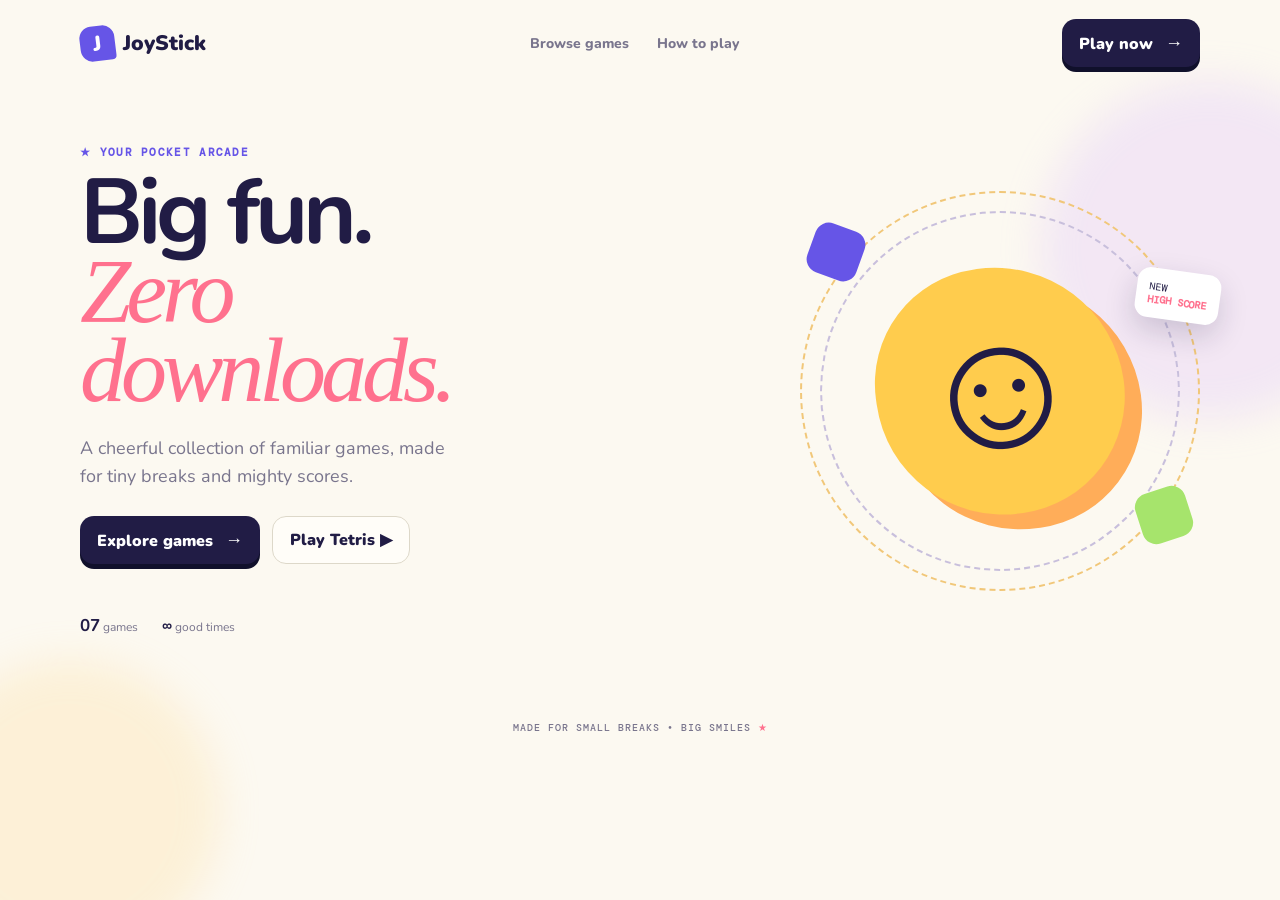
<file: index.html>
<!doctype html>
<html lang="en"><head><meta charset="utf-8"><meta name="viewport" content="width=device-width,initial-scale=1"><meta name="theme-color" content="#1b1742"><title>JoyStick Arcade</title><link rel="preconnect" href="https://fonts.googleapis.com"><link rel="preconnect" href="https://fonts.gstatic.com" crossorigin><link href="https://fonts.googleapis.com/css2?family=DM+Mono:wght@400;500&family=Nunito:wght@500;700;800;900&display=swap" rel="stylesheet"><link rel="stylesheet" href="style.css"></head>
<body><div class="glow glow-one"></div><div class="glow glow-two"></div><main class="app">
  <nav><a class="logo" href="#home"><span>J</span>JoyStick</a><div class="nav-links"><a href="#browse">Browse games</a><a href="#about">How to play</a></div><button class="nav-play" data-go="browse">Play now <b>&rarr;</b></button></nav>
  <section class="home view active" id="home"><div class="hero-copy"><p class="tag">&starf; YOUR POCKET ARCADE</p><h1>Big fun.<br><i>Zero downloads.</i></h1><p class="hero-text">A cheerful collection of familiar games, made for tiny breaks and mighty scores.</p><div class="hero-actions"><button class="primary" data-go="browse">Explore games <span>&rarr;</span></button><button class="ghost" data-go="tetris">Play Tetris <span>&#9654;</span></button></div><div class="mini-stats"><span><b>07</b> games</span><span><b>&infin;</b> good times</span></div></div><div class="hero-art" aria-hidden="true"><div class="orbit o1"></div><div class="orbit o2"></div><div class="cube c1"></div><div class="cube c2"></div><div class="smile">&#9786;</div><div class="floating-card">NEW<br><b>HIGH SCORE</b></div></div></section>
  <section class="browse view" id="browse"><div class="section-heading"><div><p class="tag">PICK YOUR PLAYER</p><h2>The game shelf</h2></div><p>What are you in the mood for?</p></div><div class="filters"><button class="selected" data-filter="all">All games</button><button data-filter="arcade">Arcade</button><button data-filter="brain">Brainy</button><button data-filter="classic">Classic</button></div><div class="game-grid">
    <article class="game-tile purple" data-kind="arcade" data-go="tetris"><div class="tile-icon blocks"><i></i><i></i><i></i><i></i></div><p>ARCADE</p><h3>Tetris</h3><span>Stack it right <b>&rarr;</b></span></article>
    <article class="game-tile green" data-kind="arcade" data-go="snake"><div class="tile-icon">&#126;</div><p>ARCADE</p><h3>Snake</h3><span>Stay hungry <b>&rarr;</b></span></article>
    <article class="game-tile peach" data-kind="classic" data-go="tic-tac-toe"><div class="tile-icon">&#10005;</div><p>CLASSIC</p><h3>Tic Tac Toe</h3><span>Outsmart the bot <b>&rarr;</b></span></article>
    <article class="game-tile blue" data-kind="brain" data-go="guess"><div class="tile-icon">?</div><p>BRAINY</p><h3>Guess it!</h3><span>Find the number <b>&rarr;</b></span></article>
    <article class="game-tile yellow" data-kind="brain" data-go="quiz"><div class="tile-icon">&#9889;</div><p>BRAINY</p><h3>Quick Quiz</h3><span>Test yourself <b>&rarr;</b></span></article>
    <article class="game-tile pink" data-kind="classic" data-go="rps"><div class="tile-icon">&#9994;</div><p>CLASSIC</p><h3>Rock Paper</h3><span>Beat the bot <b>&rarr;</b></span></article>
    <article class="game-tile orange" data-kind="brain" data-go="memory"><div class="tile-icon">&#9733;</div><p>BRAINY</p><h3>Memory Flip</h3><span>Find the pairs <b>&rarr;</b></span></article>
  </div></section>
  <section class="game-view view" id="tetris"><div class="game-top"><button class="back" data-go="browse">&larr; Game shelf</button><div><p class="tag">ARCADE / 01</p><h2>Tetris</h2></div><p class="game-help">Arrows to move &bull; Up to rotate</p></div><div class="tetris-layout"><canvas id="tetris-canvas" width="300" height="600"></canvas><aside class="game-panel"><p>NEXT</p><canvas id="next-canvas" width="120" height="120"></canvas><p>SCORE <b id="tetris-score">0000</b></p><p>LINES <b id="tetris-lines">00</b></p><button class="primary" id="tetris-start">Start game</button></aside></div></section>
  <section class="game-view view" id="snake"><div class="game-top"><button class="back" data-go="browse">&larr; Game shelf</button><div><p class="tag">ARCADE / 02</p><h2>Snake</h2></div><p class="game-help">Arrow keys or buttons to steer</p></div><div class="solo-game"><div class="hud"><span>SCORE <b id="snake-score">000</b></span><span>BEST <b id="snake-best">000</b></span></div><div class="canvas-frame"><canvas id="snake-canvas" width="400" height="400"></canvas><div class="canvas-message" id="snake-message"><strong>Ready to slither?</strong><button class="primary" id="snake-start">Start game</button></div></div><div class="direction-pad"><button data-dir="up">&uarr;</button><button data-dir="left">&larr;</button><button data-dir="down">&darr;</button><button data-dir="right">&rarr;</button></div></div></section>
  <section class="game-view view" id="tic-tac-toe"><div class="game-top"><button class="back" data-go="browse">&larr; Game shelf</button><div><p class="tag">CLASSIC / 03</p><h2>Tic Tac Toe</h2></div><p class="game-help">You are X. Beat the bot!</p></div><div class="solo-game"><div class="hud"><span>YOU <b id="x-score">0</b></span><span id="ttt-status">YOUR TURN</span><span>BOT <b id="o-score">0</b></span></div><div class="ttt-board" id="ttt-board"> <button></button><button></button><button></button><button></button><button></button><button></button><button></button><button></button><button></button></div><button class="primary small" id="ttt-reset">New round</button></div></section>
  <section class="game-view view" id="guess"><div class="game-top"><button class="back" data-go="browse">&larr; Game shelf</button><div><p class="tag">BRAINY / 04</p><h2>Guess it!</h2></div><p class="game-help">A number from 1 to 100</p></div><div class="solo-game guess-box"><div class="number-orb">?</div><h3>Can you find my secret number?</h3><p id="guess-status">I&rsquo;m thinking of a number between 1 and 100.</p><form id="guess-form"><input id="guess-input" type="number" min="1" max="100" placeholder="Your guess" required><button class="primary">Guess</button></form><div class="attempts">Attempts: <b id="guess-count">0</b></div><button class="text-reset" id="guess-reset">New secret number</button></div></section>
  <section class="game-view view" id="quiz"><div class="game-top"><button class="back" data-go="browse">&larr; Game shelf</button><div><p class="tag">BRAINY / 05</p><h2>Quick Quiz</h2></div><p class="game-help">Five bright questions</p></div><div class="solo-game quiz-box"><div class="quiz-progress"><span id="quiz-progress">1 / 5</span><i><b id="quiz-bar"></b></i></div><h3 id="quiz-question">Loading question...</h3><div class="quiz-options" id="quiz-options"></div><button class="primary small hidden" id="quiz-next">Next question &rarr;</button></div></section>
  <section class="game-view view" id="rps"><div class="game-top"><button class="back" data-go="browse">&larr; Game shelf</button><div><p class="tag">CLASSIC / 06</p><h2>Rock Paper</h2></div><p class="game-help">One hand. One winner.</p></div><div class="solo-game rps-box"><p id="rps-status">Pick your move!</p><div class="rps-battle"><span id="player-hand">?</span><b>VS</b><span id="bot-hand">?</span></div><div class="rps-choices"><button data-rps="rock">&#9994;<small>Rock</small></button><button data-rps="paper">&#9995;<small>Paper</small></button><button data-rps="scissors">&#9996;<small>Scissors</small></button></div><p class="scoreline">YOU <b id="rps-you">0</b> &mdash; <b id="rps-bot">0</b> BOT</p></div></section>
  <section class="game-view view" id="memory"><div class="game-top"><button class="back" data-go="browse">&larr; Game shelf</button><div><p class="tag">BRAINY / 07</p><h2>Memory Flip</h2></div><p class="game-help">Find every matching pair</p></div><div class="solo-game"><div class="hud"><span>MOVES <b id="memory-moves">0</b></span><span id="memory-status">Match the stars!</span></div><div class="memory-board" id="memory-board"></div><button class="primary small" id="memory-reset">Shuffle cards</button></div></section>
  <footer id="about">MADE FOR SMALL BREAKS &bull; BIG SMILES <span>&starf;</span></footer>
</main><script src="app.js"></script><script src="tic-tac-toe.js"></script><script src="snake.js"></script><script src="tetris.js"></script><script src="guess-the-number.js"></script><script src="quiz.js"></script><script src="rock-paper-scissors.js"></script><script src="memory.js"></script></body></html>
</file>
<file: style.css>
:root{--ink:#211c45;--bg:#fcf9f1;--purple:#6655e7;--pink:#ff718e;--lime:#a6e46c;--yellow:#ffcc4d;--blue:#75cef3;--muted:#79758d}*{box-sizing:border-box}body{margin:0;background:var(--bg);color:var(--ink);font-family:Nunito,sans-serif;overflow-x:hidden}button{font:inherit;cursor:pointer}.app{width:min(1120px,calc(100% - 36px));margin:auto;position:relative}.glow{position:fixed;border-radius:50%;filter:blur(20px);opacity:.25;z-index:-1}.glow-one{height:340px;width:340px;background:#d8b3ff;top:80px;right:-100px}.glow-two{height:300px;width:300px;background:#ffd88c;bottom:-60px;left:-80px}nav{height:86px;display:flex;align-items:center;justify-content:space-between}.logo{display:flex;align-items:center;gap:8px;color:var(--ink);text-decoration:none;font-weight:900;font-size:21px}.logo span{display:grid;place-items:center;width:35px;height:35px;background:var(--purple);color:#fff;border-radius:12px 12px 4px 12px;transform:rotate(-7deg)}.nav-links{display:flex;gap:28px}.nav-links a{font-size:14px;color:var(--muted);text-decoration:none;font-weight:800}.nav-play,.primary{border:0;background:var(--ink);color:#fff;border-radius:14px;padding:12px 17px;font-weight:900;box-shadow:0 5px 0 #10102b;transition:transform .2s,box-shadow .2s}.nav-play:hover,.primary:hover{transform:translateY(-2px);box-shadow:0 7px 0 #10102b}.nav-play b,.primary span{font-size:18px;margin-left:7px}.view{display:none;animation:enter .45s ease both}.view.active{display:block}@keyframes enter{from{opacity:0;transform:translateY(12px)}to{opacity:1;transform:none}}.home{min-height:610px;display:flex!important;align-items:center;justify-content:space-between}.hero-copy{max-width:540px}.tag{font:500 11px "DM Mono";letter-spacing:1.3px;color:var(--purple);margin:0 0 14px;font-weight:bold}h1{font-size:clamp(54px,8vw,92px);line-height:.86;letter-spacing:-5px;margin:0}h1 i{font-family:Georgia,serif;color:var(--pink);font-weight:400}.hero-text{font-size:18px;line-height:1.55;color:var(--muted);max-width:380px;margin:25px 0}.hero-actions{display:flex;gap:12px}.ghost{border:1px solid #ddd8c9;background:#fffdf8;color:var(--ink);border-radius:14px;padding:12px 17px;font-weight:900}.mini-stats{display:flex;gap:24px;color:var(--muted);font-size:12px;margin-top:50px}.mini-stats b{color:var(--ink);font-size:17px}.hero-art{height:400px;width:400px;position:relative}.smile{position:absolute;inset:76px;display:grid;place-items:center;background:var(--yellow);border-radius:47% 53% 48% 52%;font-size:170px;color:var(--ink);transform:rotate(-8deg);box-shadow:15px 17px 0 #ffad59}.orbit{position:absolute;border:2px dashed #c8bfdc;border-radius:50%;inset:20px;animation:spin 20s linear infinite}.o2{inset:0;border-color:#f1c779;animation-direction:reverse}.cube{position:absolute;height:52px;width:52px;border-radius:14px;z-index:2}.c1{background:var(--purple);top:35px;left:10px;transform:rotate(20deg)}.c2{background:var(--lime);right:10px;bottom:50px;transform:rotate(-18deg)}.floating-card{position:absolute;right:-20px;top:80px;padding:12px;background:#fff;border-radius:13px;box-shadow:0 12px 30px #1d16442e;font:10px "DM Mono";transform:rotate(8deg)}.floating-card b{color:var(--pink)}@keyframes spin{to{transform:rotate(360deg)}}.section-heading,.game-top{display:flex;justify-content:space-between;align-items:end;padding:54px 0 22px}.section-heading h2,.game-top h2{font-size:43px;letter-spacing:-2px;margin:0}.section-heading>p,.game-help{color:var(--muted);font-size:14px;margin:0}.filters{display:flex;gap:8px;margin-bottom:23px}.filters button{border:1px solid #ddd7ca;background:transparent;color:var(--muted);padding:8px 13px;border-radius:99px;font-size:12px;font-weight:800}.filters .selected{background:var(--ink);border-color:var(--ink);color:#fff}.game-grid{display:grid;grid-template-columns:repeat(4,1fr);gap:16px}.game-tile{min-height:190px;padding:18px;border-radius:20px;cursor:pointer;transition:transform .22s,box-shadow .22s;box-shadow:0 5px 0 #0000000b}.game-tile:hover{transform:translateY(-6px) rotate(-1deg);box-shadow:0 14px 22px #231c4320}.game-tile p{font:500 9px "DM Mono";letter-spacing:1px;margin:18px 0 4px;opacity:.65}.game-tile h3{font-size:22px;letter-spacing:-1px;margin:0}.game-tile>span{display:block;font-size:12px;margin-top:8px;font-weight:800}.game-tile>span b{font-size:18px}.tile-icon{font-size:43px;font-weight:900;width:57px;height:57px;display:grid;place-items:center;border-radius:17px;background:#ffffff66}.blocks{display:grid;grid-template-columns:repeat(2,15px);gap:3px;padding:12px}.blocks i{height:15px;background:#fff;border-radius:3px}.purple{background:#d9d1ff}.green{background:#bfeccf}.peach{background:#ffcdbc}.blue{background:#bcecff}.yellow{background:#ffe49a}.pink{background:#ffc6d3}.orange{background:#ffd9a7}.game-top{align-items:center;padding-top:33px}.back{border:0;background:transparent;color:var(--purple);font-weight:900}.game-top>div{text-align:center}.game-top .tag{margin:0 0 4px}.game-top h2{font-size:36px}.tetris-layout{display:flex;justify-content:center;gap:20px;padding:12px 0 25px}#tetris-canvas{background:#191536;border:8px solid #2f2855;border-radius:12px;max-height:560px;width:auto}.game-panel{width:160px;background:#fff;border:1px solid #ebe4d7;border-radius:15px;padding:15px}.game-panel p,.hud,.attempts,.scoreline{font:500 11px "DM Mono";letter-spacing:.7px;color:var(--muted)}.game-panel p b,.hud b,.attempts b,.scoreline b{color:var(--ink);float:right;font-size:15px}.game-panel .primary{margin-top:10px;width:100%;font-size:12px}.solo-game{width:min(440px,100%);margin:10px auto 40px;text-align:center}.hud{display:flex;justify-content:space-between;margin-bottom:12px}.canvas-frame{position:relative;background:#17152f;border-radius:18px;overflow:hidden}.canvas-frame:before{content:"";position:absolute;inset:0;opacity:.13;background-image:linear-gradient(#fff 1px,transparent 1px),linear-gradient(90deg,#fff 1px,transparent 1px);background-size:20px 20px;pointer-events:none}#snake-canvas{width:100%;display:block}.canvas-message{position:absolute;inset:0;display:grid;gap:13px;place-content:center;background:#17152fd9;color:#fff;font-size:23px}.direction-pad{display:none}.ttt-board{display:grid;grid-template-columns:repeat(3,1fr);gap:9px;margin:8px auto 18px;width:min(360px,100%)}.ttt-board button{border:0;border-radius:15px;aspect-ratio:1;background:#ece8ff;color:var(--purple);font-size:53px;font-weight:900;transition:.18s}.ttt-board button:hover:not(:disabled){transform:scale(1.04);background:#dfd8ff}.ttt-board .o{background:#ffdfd7;color:var(--pink)}.ttt-board .win{background:var(--lime);color:#285942}.small{padding:9px 15px;font-size:12px}.guess-box,.quiz-box,.rps-box{background:#fffdfa;border:1px solid #ebe4d7;border-radius:24px;padding:30px}.number-orb{height:88px;width:88px;display:grid;place-items:center;margin:auto;border-radius:50%;background:var(--blue);font-size:52px;font-weight:900}.guess-box h3,.quiz-box h3{font-size:23px;letter-spacing:-1px;margin:18px 0 6px}.guess-box>p{color:var(--muted);margin-top:0;font-size:14px}#guess-form{display:flex;gap:8px;margin:20px auto;width:min(300px,100%)}#guess-form input{min-width:0;flex:1;padding:11px;border:1px solid #ddd7ca;border-radius:12px;font:700 16px Nunito}.text-reset{border:0;background:transparent;color:var(--purple);font-weight:900;margin-top:18px}.quiz-progress{display:flex;align-items:center;gap:12px;color:var(--muted);font:500 11px "DM Mono"}.quiz-progress i{height:8px;background:#ede8df;border-radius:9px;flex:1;overflow:hidden}.quiz-progress b{display:block;height:100%;background:var(--purple);transition:width .3s}.quiz-options{display:grid;gap:9px;margin:22px 0}.quiz-options button{border:1px solid #e5dfd3;background:#fff;padding:12px;text-align:left;border-radius:12px;font-weight:800;transition:.2s}.quiz-options button:hover{transform:translateX(4px);border-color:var(--purple)}.quiz-options .correct{background:#d6f4d2;border-color:#79bc69}.quiz-options .wrong{background:#ffdeda;border-color:#ed8477}.hidden{display:none}.rps-battle{display:flex;justify-content:center;align-items:center;gap:22px;font-size:56px;margin:16px}.rps-battle b{font:500 13px "DM Mono";color:var(--muted)}.rps-choices{display:flex;justify-content:center;gap:9px}.rps-choices button{border:1px solid #e1dbcf;background:#fff;border-radius:13px;padding:11px 15px;font-size:26px;transition:.2s}.rps-choices button:hover{transform:translateY(-5px);background:#fff1ca}.rps-choices small{display:block;font:800 10px Nunito}.memory-board{display:grid;grid-template-columns:repeat(4,1fr);gap:8px;margin-bottom:17px}.memory-board button{aspect-ratio:1;border:0;border-radius:12px;background:var(--purple);color:transparent;font-size:26px;transition:transform .22s,background .22s}.memory-board button.open,.memory-board button.done{background:#fff0a4;color:var(--ink);transform:rotateY(180deg)}.memory-board button.done{background:var(--lime)}footer{text-align:center;padding:25px 0;color:var(--muted);font:500 10px "DM Mono";letter-spacing:1px}footer span{color:var(--pink)}@media(max-width:720px){.app{width:min(100% - 24px,520px)}.nav-links,.nav-play{display:none}.home{min-height:640px;display:block!important;padding-top:50px}h1{letter-spacing:-3px}.hero-art{width:280px;height:280px;margin:40px auto 0}.smile{inset:52px;font-size:120px}.game-grid{grid-template-columns:repeat(2,1fr);gap:11px}.game-tile{min-height:160px;padding:14px}.game-tile h3{font-size:18px}.section-heading{padding-top:30px}.section-heading>p,.game-help{display:none}.game-top{padding-top:21px}.game-top>div{text-align:right}.tetris-layout{gap:8px}.game-panel{width:112px;padding:10px}.game-panel #next-canvas{width:90px;height:90px}.direction-pad{display:grid;grid-template-columns:repeat(3,40px);grid-template-areas:". u ." "l d r";justify-content:center;gap:5px;margin-top:14px}.direction-pad button{height:36px;border:1px solid #ddd7ca;border-radius:10px;background:white}.direction-pad button[data-dir=up]{grid-area:u}.direction-pad button[data-dir=left]{grid-area:l}.direction-pad button[data-dir=down]{grid-area:d}.direction-pad button[data-dir=right]{grid-area:r}.guess-box,.quiz-box,.rps-box{padding:22px 15px}}
</file>
